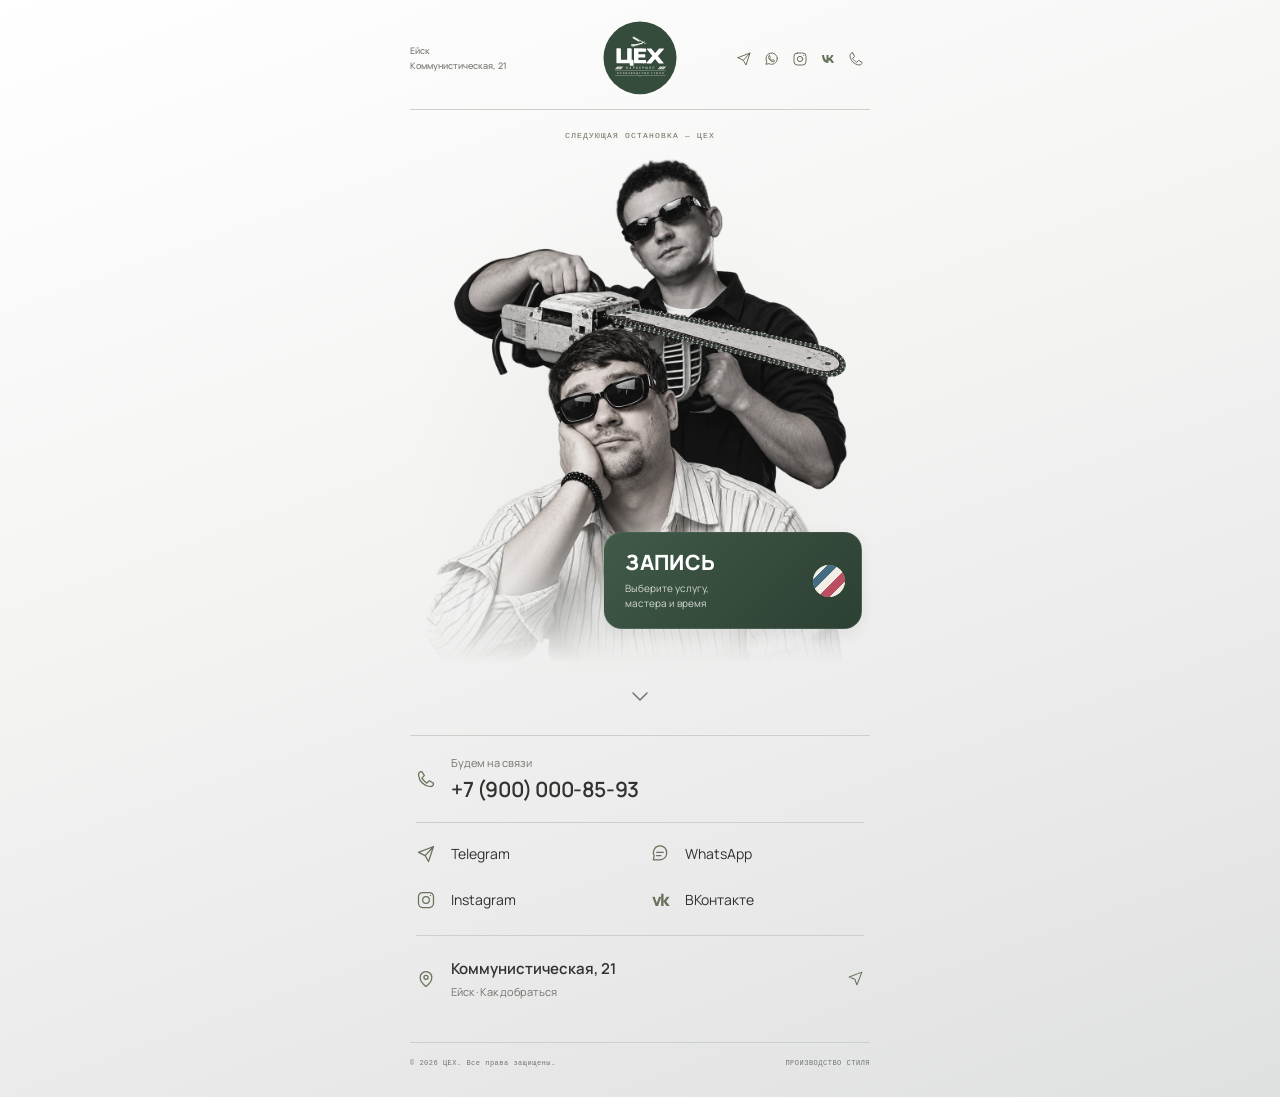
<file: index.html>
<!doctype html>
<html lang="ru">
<head>
  <meta charset="utf-8">
  <meta name="viewport" content="width=device-width, initial-scale=1, viewport-fit=cover">
  <meta name="theme-color" content="#ffffff">
  <meta name="description" content="ЦЕХ — барбершоп в Ейске. Запись, контакты и маршрут: Коммунистическая, 21.">
  <title>ЦЕХ — барбершоп в Ейске</title>
  <link rel="manifest" href="manifest.webmanifest">
  <link rel="apple-touch-icon" href="assets/app-icon-192.png">
  <meta name="apple-mobile-web-app-capable" content="yes">
  <meta name="apple-mobile-web-app-title" content="ЦЕХ">
  <link rel="icon" href="favicon.svg?v=pole-2" type="image/svg+xml">
  <link rel="stylesheet" href="style.css?v=white-booking-restored-1">
  <link rel="preload" href="assets/fonts/Manrope-Variable.ttf" as="font" type="font/ttf" crossorigin>
  <link rel="stylesheet" href="booking-modern.css?v=9">
</head>
<body class="photo-booking-round">
  <svg class="icons" xmlns="http://www.w3.org/2000/svg" aria-hidden="true"><defs>
    <filter id="logo-olive" color-interpolation-filters="sRGB"><feComponentTransfer><feFuncR type="linear" slope="0.7451" intercept="0.2549"/><feFuncG type="linear" slope="0.6980" intercept="0.3020"/><feFuncB type="linear" slope="0.7843" intercept="0.2157"/></feComponentTransfer></filter>
    <symbol id="navigation" viewBox="0 0 24 24"><path d="m21 3-7 18-3-8-8-3 18-7Z"/></symbol>
    <symbol id="arrow" viewBox="0 0 24 24"><path d="M5 19 19 5M5 5h14v14"/></symbol>
    <symbol id="phone" viewBox="0 0 24 24"><path d="m7 3 3 5-3 3c2 3 3 4 6 6l3-3 5 3c0 3-2 4-4 4C9 20 4 15 3 7c0-2 1-4 4-4Z"/></symbol>
    <symbol id="chat" viewBox="0 0 24 24"><path d="M20 11a8 8 0 0 1-8 8H4l1-5a8 8 0 1 1 15-3Z"/><path d="M8 10h8M8 14h5"/></symbol>
    <symbol id="send" viewBox="0 0 24 24"><path d="m3 10 18-7-6 18-4-7-8-4ZM11 14l10-11"/></symbol>
    <symbol id="pin" viewBox="0 0 24 24"><path d="M19 10c0 6-7 11-7 11S5 16 5 10a7 7 0 1 1 14 0Z"/><circle cx="12" cy="10" r="2.5"/></symbol>
    <symbol id="instagram" viewBox="0 0 24 24"><rect x="3" y="3" width="18" height="18" rx="5"/><circle cx="12" cy="12" r="4"/><path d="M17.5 6.5h.01"/></symbol>
    <symbol id="whatsapp" viewBox="0 0 24 24"><path d="M20 11.5a8.5 8.5 0 0 1-12.6 7.4L3 20l1.1-4.4A8.5 8.5 0 1 1 20 11.5Z"/><path d="m8.1 7 1.5 2.8-1.1 1c.8 1.6 1.8 2.6 3.5 3.4l1-1.2 2.8 1.5c-.1 1.2-.8 1.8-1.8 1.7-3.7-.5-6.4-3.2-7.2-6.8C6.6 8.3 7.1 7.6 8.1 7Z"/></symbol>
    <symbol id="vk" viewBox="0 0 24 24"><path d="M3 6h3c.3 4 1.8 6.9 3.7 7.8V6h3v4.5c1.9-.2 3.8-2.4 4.4-4.5h3c-.5 2.6-2.6 4.8-4 5.7 1.5.8 3.9 3 4.8 6.3h-3.3c-.8-2.2-2.6-4-4.9-4.3V18h-.5C6.4 18 3.5 13.9 3 6Z" fill="currentColor" stroke="none"/></symbol>
  </defs></svg>
  <main class="page">
    <header class="brand">
      <div class="eyebrow">
        <a class="header-address" href="https://yandex.ru/maps/?rtext=~46.692211%2C38.287213&amp;rtt=auto" target="_blank" rel="noopener noreferrer" aria-label="Как добраться: Ейск, Коммунистическая, 21"><span>Ейск</span><span>Коммунистическая, 21</span></a>
        <div class="hero-brand"><h1><img src="assets/logo-enamel-badge.svg?v=9" width="360" height="366" alt="ЦЕХ — барбершоп. Производство стиля"></h1></div>
        <nav class="header-links" aria-label="Быстрая связь">
          <a href="https://t.me/+79000008593" aria-label="Telegram" title="Telegram"><svg aria-hidden="true"><use href="#send"/></svg></a>
          <a href="https://wa.me/79000008593" aria-label="WhatsApp" title="WhatsApp"><svg aria-hidden="true"><use href="#whatsapp"/></svg></a>
          <a href="https://www.instagram.com/ceh_barbershop/" target="_blank" rel="noopener noreferrer" aria-label="Instagram" title="Instagram"><svg aria-hidden="true"><use href="#instagram"/></svg></a>
          <a href="https://vk.ru/d1128120064" target="_blank" rel="noopener noreferrer" aria-label="ВКонтакте" title="ВКонтакте"><svg aria-hidden="true"><use href="#vk"/></svg></a>
          <a href="tel:+79000008593" aria-label="Позвонить" title="Позвонить"><svg aria-hidden="true"><use href="#phone"/></svg></a>
        </nav>
      </div>
      <small class="station-board" aria-label="СЛЕДУЮЩАЯ ОСТАНОВКА — ЦЕХ"><span aria-hidden="true">СЛЕДУЮЩАЯ ОСТАНОВКА — ЦЕХ</span></small>
      <div class="portrait-panel">
        <div class="editorial-portrait" aria-hidden="true"><div class="portrait-motion"><img src="assets/hero-portrait-front-v2.webp" width="1254" height="1254" alt="" decoding="async">
          <svg class="saw-chain-overlay" viewBox="0 0 1254 1254" focusable="false"><defs><path id="saw-chain-track" pathLength="1200" d="M 623 388 L 1092 482 C 1122 490 1149 507 1146 529 C 1142 548 1119 553 1091 546 L 585 419 Q 568 408 584 400 Z"/><clipPath id="saw-chain-visible"><path d="M610 368 1170 468 1170 570 682 461 580 428 580 408Z"/></clipPath></defs><g clip-path="url(#saw-chain-visible)"><use class="saw-chain-bed" href="#saw-chain-track"/><use class="saw-chain-teeth" href="#saw-chain-track"/><use class="saw-chain-links" href="#saw-chain-track"/></g></svg>
        </div></div>
      <a class="booking booking--modern" href="https://dikidi.net/record?widget=220108" data-record-options="start=1">
        <span><strong>ЗАПИСЬ</strong><span class="booking-caption"><span>Выберите услугу,</span><span>мастера и время</span></span></span>
        <span class="booking-direction booking-pole" aria-hidden="true"><span class="booking-pole-glass"><span class="booking-pole-ribbon"></span></span></span>
      </a>
      </div>
    </header>
    <div class="content-grid">
    <section class="actions" aria-label="Запись и связь">


      <a class="scroll-cue" href="#contacts" aria-label="Прокрутить к контактам">
        <svg viewBox="0 0 24 24" aria-hidden="true"><path d="m5 9 7 7 7-7"/></svg>
      </a>
      <section class="contact-links" id="contacts" aria-label="Контакты и адрес">
        <a class="contact-phone" href="tel:+79000008593" aria-label="Позвонить: +7 (900) 000-85-93">
          <svg aria-hidden="true"><use href="#phone"/></svg>
          <span><small>Будем на связи</small><strong>+7 (900) 000-85-93</strong></span>
        </a>
        <nav class="contact-socials" aria-label="Мессенджеры и социальные сети">
          <a href="https://t.me/+79000008593"><svg aria-hidden="true"><use href="#send"/></svg>Telegram</a>
          <a href="https://wa.me/79000008593"><svg aria-hidden="true"><use href="#chat"/></svg>WhatsApp</a>
          <a href="https://www.instagram.com/ceh_barbershop/" target="_blank" rel="noopener noreferrer"><svg aria-hidden="true"><use href="#instagram"/></svg>Instagram</a>
          <a href="https://vk.ru/d1128120064" target="_blank" rel="noopener noreferrer"><span class="contact-vk" aria-hidden="true">vk</span>ВКонтакте</a>
        </nav>
        <a class="contact-address" href="https://yandex.ru/maps/?rtext=~46.692211%2C38.287213&amp;rtt=auto" target="_blank" rel="noopener noreferrer" aria-label="Построить маршрут: Ейск, Коммунистическая, 21">
          <svg aria-hidden="true"><use href="#pin"/></svg>
          <span><strong>Коммунистическая, 21</strong><small>Ейск · Как добраться</small></span>
          <svg class="contact-direction" aria-hidden="true"><use href="#navigation"/></svg>
        </a>
        <aside id="install-card" class="install-card" aria-label="ЦЕХ на главном экране" hidden>
          <button id="install-action" type="button"><svg viewBox="0 0 24 24" aria-hidden="true"><rect x="6" y="2" width="12" height="20" rx="2"/><path d="M9 11h6M12 8v6M11 19h2"/></svg><span>Добавить на главный экран</span></button>
          <p id="install-help" hidden></p>
          <button id="install-dismiss" class="install-dismiss" type="button" aria-label="Скрыть предложение"><svg viewBox="0 0 24 24" aria-hidden="true"><path d="m6 6 12 12M18 6 6 18"/></svg></button>
        </aside>
      </section>
    </section>
    </div>
    <footer><span>© 2026 ЦЕХ. Все права защищены.</span><span>ПРОИЗВОДСТВО СТИЛЯ</span></footer>
  </main>
  <script src="https://dikidi.net/assets/js/widget_record/widget2.min.js?v=1773811740" async></script>
  <script src="booking-widget.js?v=1" defer></script>
  <script src="portrait-intro.js?v=1" defer></script>
  <script src="station-board.js?v=2" defer></script>
  <script src="app-install.js?v=2" defer></script>
</body>
</html>
</file>
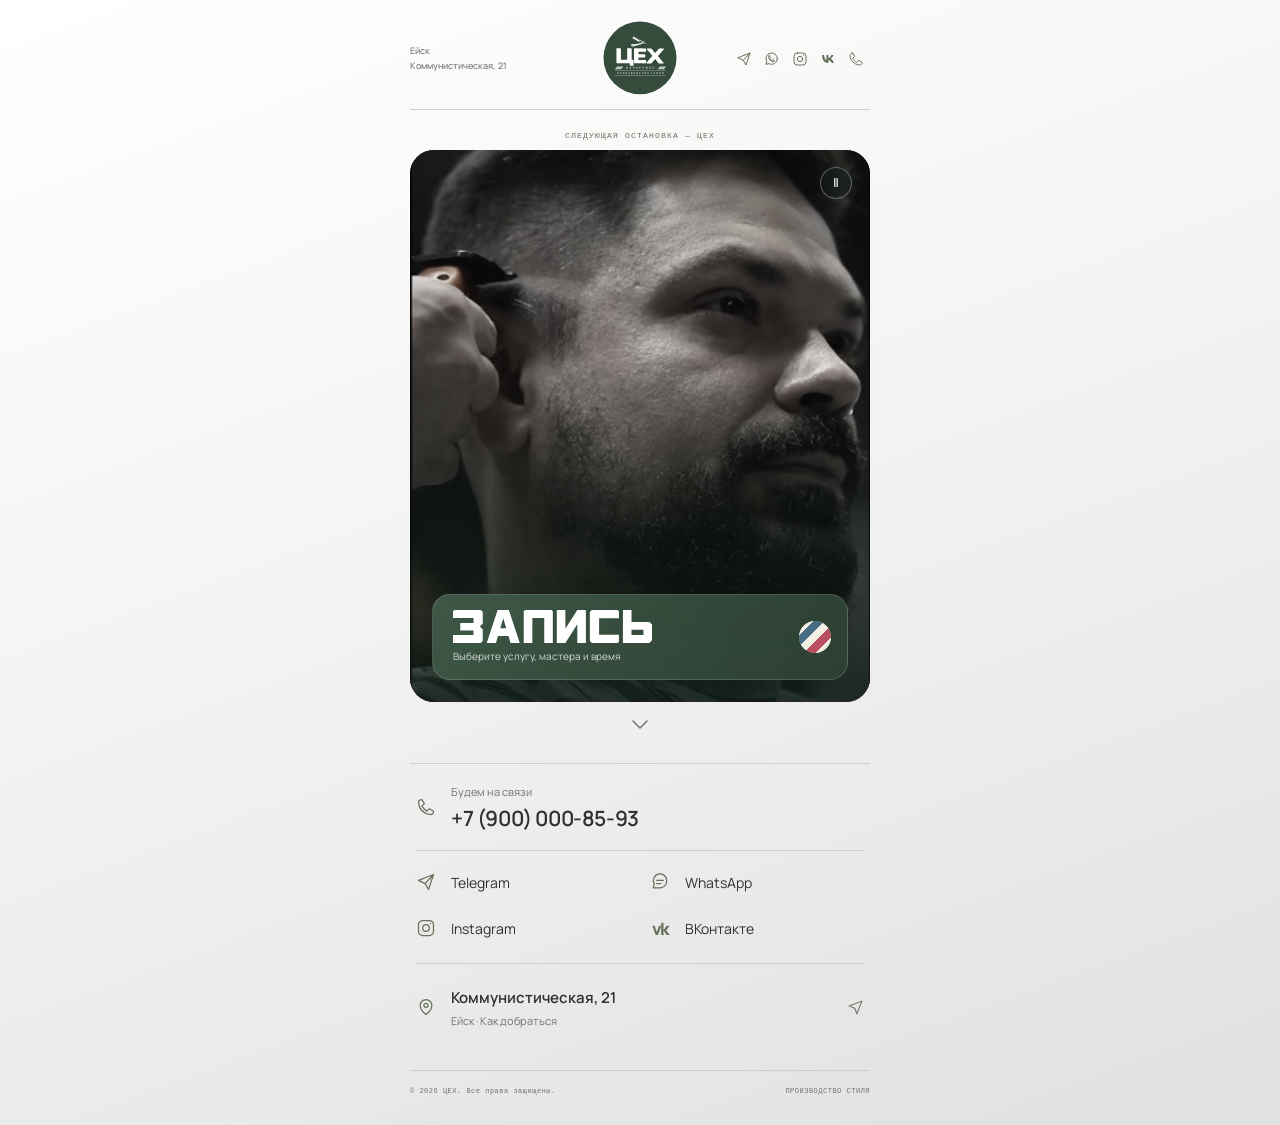
<file: video-preview.html>
<!doctype html>
<html lang="ru">
<head>
  <meta charset="utf-8">
  <meta name="viewport" content="width=device-width, initial-scale=1, viewport-fit=cover">
  <meta name="theme-color" content="#ffffff">
  <meta name="description" content="ЦЕХ — барбершоп в Ейске. Запись, контакты и маршрут: Коммунистическая, 21.">
  <title>ЦЕХ — барбершоп в Ейске</title>
  <link rel="manifest" href="manifest.webmanifest">
  <link rel="apple-touch-icon" href="assets/app-icon-192.png">
  <meta name="apple-mobile-web-app-capable" content="yes">
  <meta name="apple-mobile-web-app-title" content="ЦЕХ">
  <link rel="icon" href="favicon.svg?v=pole-2" type="image/svg+xml">
  <link rel="stylesheet" href="style.css?v=white-booking-restored-1">
  <link rel="preload" href="assets/fonts/Manrope-Variable.ttf" as="font" type="font/ttf" crossorigin>
  <link rel="stylesheet" href="booking-modern.css?v=13">
  <link rel="stylesheet" href="assets/video-preview/video-preview.css?v=3">
</head>
<body class="photo-booking-round video-study">
  <svg class="icons" xmlns="http://www.w3.org/2000/svg" aria-hidden="true"><defs>
    <filter id="logo-olive" color-interpolation-filters="sRGB"><feComponentTransfer><feFuncR type="linear" slope="0.7451" intercept="0.2549"/><feFuncG type="linear" slope="0.6980" intercept="0.3020"/><feFuncB type="linear" slope="0.7843" intercept="0.2157"/></feComponentTransfer></filter>
    <symbol id="navigation" viewBox="0 0 24 24"><path d="m21 3-7 18-3-8-8-3 18-7Z"/></symbol>
    <symbol id="arrow" viewBox="0 0 24 24"><path d="M5 19 19 5M5 5h14v14"/></symbol>
    <symbol id="phone" viewBox="0 0 24 24"><path d="m7 3 3 5-3 3c2 3 3 4 6 6l3-3 5 3c0 3-2 4-4 4C9 20 4 15 3 7c0-2 1-4 4-4Z"/></symbol>
    <symbol id="chat" viewBox="0 0 24 24"><path d="M20 11a8 8 0 0 1-8 8H4l1-5a8 8 0 1 1 15-3Z"/><path d="M8 10h8M8 14h5"/></symbol>
    <symbol id="send" viewBox="0 0 24 24"><path d="m3 10 18-7-6 18-4-7-8-4ZM11 14l10-11"/></symbol>
    <symbol id="pin" viewBox="0 0 24 24"><path d="M19 10c0 6-7 11-7 11S5 16 5 10a7 7 0 1 1 14 0Z"/><circle cx="12" cy="10" r="2.5"/></symbol>
    <symbol id="instagram" viewBox="0 0 24 24"><rect x="3" y="3" width="18" height="18" rx="5"/><circle cx="12" cy="12" r="4"/><path d="M17.5 6.5h.01"/></symbol>
    <symbol id="whatsapp" viewBox="0 0 24 24"><path d="M20 11.5a8.5 8.5 0 0 1-12.6 7.4L3 20l1.1-4.4A8.5 8.5 0 1 1 20 11.5Z"/><path d="m8.1 7 1.5 2.8-1.1 1c.8 1.6 1.8 2.6 3.5 3.4l1-1.2 2.8 1.5c-.1 1.2-.8 1.8-1.8 1.7-3.7-.5-6.4-3.2-7.2-6.8C6.6 8.3 7.1 7.6 8.1 7Z"/></symbol>
    <symbol id="vk" viewBox="0 0 24 24"><path d="M3 6h3c.3 4 1.8 6.9 3.7 7.8V6h3v4.5c1.9-.2 3.8-2.4 4.4-4.5h3c-.5 2.6-2.6 4.8-4 5.7 1.5.8 3.9 3 4.8 6.3h-3.3c-.8-2.2-2.6-4-4.9-4.3V18h-.5C6.4 18 3.5 13.9 3 6Z" fill="currentColor" stroke="none"/></symbol>
  </defs></svg>
  <main class="page">
    <header class="brand">
      <div class="eyebrow">
        <a class="header-address" href="https://yandex.ru/maps/?rtext=~46.692211%2C38.287213&amp;rtt=auto" target="_blank" rel="noopener noreferrer" aria-label="Как добраться: Ейск, Коммунистическая, 21"><span>Ейск</span><span>Коммунистическая, 21</span></a>
        <div class="hero-brand"><h1><img src="assets/logo-enamel-badge.svg?v=9" width="360" height="366" alt="ЦЕХ — барбершоп. Производство стиля"></h1></div>
        <nav class="header-links" aria-label="Быстрая связь">
          <a href="https://t.me/+79000008593" aria-label="Telegram" title="Telegram"><svg aria-hidden="true"><use href="#send"/></svg></a>
          <a href="https://wa.me/79000008593" aria-label="WhatsApp" title="WhatsApp"><svg aria-hidden="true"><use href="#whatsapp"/></svg></a>
          <a href="https://www.instagram.com/ceh_barbershop/" target="_blank" rel="noopener noreferrer" aria-label="Instagram" title="Instagram"><svg aria-hidden="true"><use href="#instagram"/></svg></a>
          <a href="https://vk.ru/d1128120064" target="_blank" rel="noopener noreferrer" aria-label="ВКонтакте" title="ВКонтакте"><svg aria-hidden="true"><use href="#vk"/></svg></a>
          <a href="tel:+79000008593" aria-label="Позвонить" title="Позвонить"><svg aria-hidden="true"><use href="#phone"/></svg></a>
        </nav>
      </div>
      <small class="station-board" aria-label="СЛЕДУЮЩАЯ ОСТАНОВКА — ЦЕХ"><span aria-hidden="true">СЛЕДУЮЩАЯ ОСТАНОВКА — ЦЕХ</span></small>
      <div class="portrait-panel">
        <div class="process-film">
          <video id="process-video" muted loop playsinline preload="metadata" poster="assets/video-preview/8193-1.jpg" aria-label="Работа мастеров в ЦЕХе">
            <source src="assets/video-preview/ceh-process.mp4" type="video/mp4">
          </video>
          <button class="film-toggle" type="button" aria-label="Включить видео">▶</button>
        </div>
      <a class="booking booking--modern" href="https://dikidi.net/record?widget=220108" data-record-options="start=1">
        <span><strong><img class="booking-wordmark" src="assets/booking-wordmark.svg" width="602" height="100" alt="ЗАПИСЬ"></strong><span class="booking-caption">Выберите услугу, мастера и время</span></span>
        <span class="booking-direction booking-pole" aria-hidden="true"><span class="booking-pole-glass"><span class="booking-pole-ribbon"></span></span><svg class="booking-pole-check" viewBox="0 0 24 24"><path d="m5 12 4.5 4.5L19 7"/></svg></span>
      </a>
      </div>
    </header>
    <div class="content-grid">
    <section class="actions" aria-label="Запись и связь">


      <a class="scroll-cue" href="#contacts" aria-label="Прокрутить к контактам">
        <svg viewBox="0 0 24 24" aria-hidden="true"><path d="m5 9 7 7 7-7"/></svg>
      </a>
      <section class="contact-links" id="contacts" aria-label="Контакты и адрес">
        <a class="contact-phone" href="tel:+79000008593" aria-label="Позвонить: +7 (900) 000-85-93">
          <svg aria-hidden="true"><use href="#phone"/></svg>
          <span><small>Будем на связи</small><strong>+7 (900) 000-85-93</strong></span>
        </a>
        <nav class="contact-socials" aria-label="Мессенджеры и социальные сети">
          <a href="https://t.me/+79000008593"><svg aria-hidden="true"><use href="#send"/></svg>Telegram</a>
          <a href="https://wa.me/79000008593"><svg aria-hidden="true"><use href="#chat"/></svg>WhatsApp</a>
          <a href="https://www.instagram.com/ceh_barbershop/" target="_blank" rel="noopener noreferrer"><svg aria-hidden="true"><use href="#instagram"/></svg>Instagram</a>
          <a href="https://vk.ru/d1128120064" target="_blank" rel="noopener noreferrer"><span class="contact-vk" aria-hidden="true">vk</span>ВКонтакте</a>
        </nav>
        <a class="contact-address" href="https://yandex.ru/maps/?rtext=~46.692211%2C38.287213&amp;rtt=auto" target="_blank" rel="noopener noreferrer" aria-label="Построить маршрут: Ейск, Коммунистическая, 21">
          <svg aria-hidden="true"><use href="#pin"/></svg>
          <span><strong>Коммунистическая, 21</strong><small>Ейск · Как добраться</small></span>
          <svg class="contact-direction" aria-hidden="true"><use href="#navigation"/></svg>
        </a>
        <aside id="install-card" class="install-card" aria-label="ЦЕХ на главном экране" hidden>
          <button id="install-action" type="button"><svg viewBox="0 0 24 24" aria-hidden="true"><rect x="6" y="2" width="12" height="20" rx="2"/><path d="M9 11h6M12 8v6M11 19h2"/></svg><span>Добавить на главный экран</span></button>
          <p id="install-help" hidden></p>
          <button id="install-dismiss" class="install-dismiss" type="button" aria-label="Скрыть предложение"><svg viewBox="0 0 24 24" aria-hidden="true"><path d="m6 6 12 12M18 6 6 18"/></svg></button>
        </aside>
      </section>
    </section>
    </div>
    <footer><span>© 2026 ЦЕХ. Все права защищены.</span><span>ПРОИЗВОДСТВО СТИЛЯ</span></footer>
  </main>
  <script src="https://dikidi.net/assets/js/widget_record/widget2.min.js?v=1773811740" async></script>
  <script src="booking-widget.js?v=1" defer></script>
  <script src="assets/video-preview/video-preview.js" defer></script>
  <script src="station-board.js?v=2" defer></script>
  <script src="app-install.js?v=2" defer></script>
</body>
</html>
</file>
<file: style.css>
:root{color-scheme:dark;--bg:#141414;--surface:#1c1d1a;--text:#f3f0df;--muted:#a8aa9e;--accent:#fff2a8;--line:#363830;--olive:#525c43}*{box-sizing:border-box}html{scroll-behavior:smooth}body{margin:0;background:var(--bg);color:var(--text);font-family:Arial,Helvetica,sans-serif;-webkit-font-smoothing:antialiased}.icons{position:absolute;width:0;height:0;overflow:hidden}.page{max-width:1040px;margin:auto;padding:30px 40px max(30px,env(safe-area-inset-bottom))}.eyebrow{display:flex;justify-content:space-between;gap:10px;padding:0 0 20px;border-bottom:1px solid var(--line);font:10px monospace;letter-spacing:.8px;color:var(--muted)}.eyebrow span:first-child{color:var(--accent)}.eyebrow i{display:inline-block;width:6px;height:6px;border-radius:50%;background:var(--accent);margin-right:7px}.hero{display:grid;grid-template-columns:1fr 1fr;gap:36px;align-items:center;padding:28px 0 32px}.hero-brand h1{margin:0}.hero-brand img{display:block;width:100%;height:auto}.hero-note{text-align:center;font-size:12px;color:var(--muted);letter-spacing:2px;margin:18px 0 0}.hero-photo{position:relative;overflow:hidden;height:285px;border-radius:3px}.hero-photo>img{width:100%;height:100%;object-fit:cover;object-position:50% 50%}.hero-photo:after{content:"";position:absolute;inset:40% 0 0;background:linear-gradient(transparent,#0009);pointer-events:none}.photo-label{position:absolute;z-index:1;bottom:16px;left:18px;right:18px;display:flex;justify-content:space-between;color:#fff;font:9px monospace;letter-spacing:1.6px}.photo-label span{font-size:20px}.content-grid{display:grid;grid-template-columns:1fr 1fr;gap:36px}.actions{align-self:start}a{color:inherit;text-decoration:none;-webkit-tap-highlight-color:transparent}a:focus-visible,video:focus-visible{outline:3px solid var(--accent);outline-offset:5px}svg{width:24px;height:24px;fill:none;stroke:currentColor;stroke-width:1.6;stroke-linecap:round;stroke-linejoin:round;flex-shrink:0}.booking{display:flex;align-items:center;justify-content:space-between;background:var(--accent);color:#171810;padding:22px 24px;border-radius:3px;transition:background .2s,transform .2s}.booking:hover{background:#ffe781;transform:translateY(-2px)}.booking small{display:block;font:9px monospace;letter-spacing:1px;margin-bottom:11px}.booking strong{display:block;font-size:34px;font-weight:700;letter-spacing:-1.5px}.booking-caption{display:block;font-size:11px;color:#55523b;margin-top:9px}.booking-arrow{width:36px;height:36px;margin-left:8px}.row{display:flex;align-items:center;min-height:76px;gap:15px;padding:13px 4px;border-bottom:1px solid var(--line);transition:background .2s}.call{margin-top:8px}.row-icon{width:40px;height:40px;display:grid;place-items:center;border:1px solid var(--line);border-radius:50%;flex-shrink:0;color:var(--accent)}.row-icon svg{width:20px;height:20px}.row-copy{flex:1;min-width:0}.row strong{display:block;font-size:16px;font-weight:500}.row small{display:block;margin-top:6px;font-size:11px;color:var(--muted)}.row-end{font-size:23px;padding:0 4px;color:var(--muted)}.section-label{font:9px monospace;letter-spacing:1.5px;color:var(--muted);margin:25px 0 12px}.messengers{display:grid;grid-template-columns:1fr 1fr;gap:10px}.messenger{display:flex;align-items:center;gap:9px;border:1px solid var(--line);background:var(--surface);border-radius:3px;min-height:58px;padding:0 14px;font-size:13px}.messenger svg{width:19px;height:19px;color:var(--accent)}.mini-arrow{margin-left:auto;font-size:18px;color:var(--muted)}.messenger:hover,.row:hover{background:#272a22}.socials .row:first-child{border-top:1px solid var(--line)}.vk{font-size:18px;font-weight:900;letter-spacing:-2px;padding-right:2px}.section-heading{display:flex;justify-content:space-between;align-items:center}.section-heading .section-label{margin:0}.stripes{font:bold 22px monospace;letter-spacing:-4px;color:var(--accent)}.atmosphere h2{font-size:30px;line-height:1.05;font-weight:500;letter-spacing:-1.2px;margin:17px 0 22px}.atmosphere h2 span{color:var(--accent)}.media-grid{display:grid;grid-template-columns:1fr 1fr;gap:10px}.film,figure{margin:0;position:relative;min-width:0}.film video,figure img{display:block;width:100%;height:235px;object-fit:cover;border-radius:3px;background:var(--surface)}figure img{object-position:50% 50%}.media-caption,figcaption{display:block;font:8px monospace;letter-spacing:1px;margin:10px 0;color:var(--muted)}.location{margin-top:22px;background:var(--olive);border-radius:3px;padding:21px;color:#f5f2de}.location-top{display:flex;align-items:center;justify-content:space-between}.location-top .section-label{margin:0;color:#e0e2d0}.location-top svg{width:20px;height:20px;color:var(--accent)}.location h2{font-size:23px;font-weight:500;letter-spacing:-.8px;margin:17px 0 8px}.location p{font-size:12px;color:#dee0cf;margin:0}.route{display:flex;align-items:center;justify-content:space-between;margin-top:19px;min-height:48px;padding-top:12px;border-top:1px solid #ffffff35;font-size:13px}.route span{font-size:22px;color:var(--accent)}footer{display:flex;justify-content:space-between;gap:10px;margin-top:36px;border-top:1px solid var(--line);padding-top:19px;font:8px monospace;letter-spacing:1.5px;color:var(--muted)}@media(max-width:700px){.page{max-width:480px;padding:23px 20px 27px}.eyebrow{font-size:8px;letter-spacing:.3px;padding-bottom:16px}.hero{display:block;padding:20px 0}.hero-brand{max-width:330px;margin:auto}.hero-note{display:none}.hero-photo{height:130px;margin-top:17px}.hero-photo>img{object-position:50% 47%}.photo-label{bottom:11px;left:14px;right:14px;font-size:8px}.content-grid{display:block}.booking{padding:21px 22px}.booking strong{font-size:32px}.place-column{margin-top:35px;padding-top:25px;border-top:1px solid var(--line)}.atmosphere h2{font-size:34px}.film video,figure img{height:240px}.location{margin-top:23px}footer{font-size:7px;letter-spacing:1px;margin-top:28px}}@media(max-width:360px){.page{padding-left:16px;padding-right:16px}.eyebrow{font-size:7px}.booking small{font-size:8px}.booking strong{font-size:29px}.booking-caption{font-size:10px}.messenger{padding:0 10px;gap:6px;font-size:12px}.location h2{font-size:20px}.film video,figure img{height:210px}}@media(prefers-reduced-motion:reduce){html{scroll-behavior:auto}*{transition:none!important}}

/* Brand-only composition */
.hero{display:block;padding:25px 0 30px}.hero-brand{max-width:410px;margin:auto}.hero-photo,.atmosphere{display:none}.identity-panel{min-height:286px;border:1px solid var(--line);padding:24px;position:relative;overflow:hidden;display:flex;flex-direction:column;justify-content:space-between}.identity-panel .section-label{margin:0}.identity-panel p{font-size:48px;line-height:1;letter-spacing:-2px;font-weight:500;margin:35px 0 0;position:relative}.identity-panel p span{color:var(--accent)}.identity-stripes{position:absolute;right:20px;top:36px;width:125px;height:58px;transform:skewX(-35deg);background:repeating-linear-gradient(90deg,var(--accent) 0,var(--accent) 9px,transparent 9px,transparent 18px);opacity:.8}.place-column .location{margin-top:16px}@media(max-width:700px){.hero{padding:18px 0 24px}.hero-brand{max-width:330px}.identity-panel{display:none}.place-column{margin-top:25px;border:0;padding-top:0}.place-column .location{margin-top:0}}

.row-end{width:25px;height:25px;padding:2px;stroke-width:1.4}.messenger .mini-arrow{width:19px;height:19px;margin-left:auto;color:var(--muted);stroke-width:1.4}.route-arrow{width:23px;height:23px;color:var(--accent)}.hero-brand{animation:brand-arrive .65s ease-out both}.actions{animation:brand-arrive .65s .12s ease-out both}@keyframes brand-arrive{from{opacity:0;transform:translateY(8px)}to{opacity:1;transform:translateY(0)}}@media(prefers-reduced-motion:reduce){.hero-brand,.actions{animation:none}}

/* Light interior palette: sage walls, warm wood and charcoal metal. */
:root{color-scheme:light;--bg:#eff0ee;--surface:#ffffff;--text:#2f322e;--muted:#71766d;--accent:#68715b;--line:#cbd0c7;--olive:#68715b}
body{background:radial-gradient(ellipse at 70% 0%,#ffffff 0,transparent 55%),var(--bg)}
.hero-brand{mix-blend-mode:normal}.hero-brand img{filter:none}
.eyebrow i{box-shadow:0 0 0 4px #68715b10}
.booking{background:var(--olive);color:#faf7ed;border:1px solid #505a46;box-shadow:0 6px 24px #68715b15}
.booking:hover{background:#505a46}.booking-caption{color:#e7e8dc}
.booking-arrow{color:#faf7ed}
.row-icon{background:#ffffff60}
.messenger{background:#ffffff;border-color:#cbd0c7;color:var(--text)}
.messenger:hover,.row:hover{background:#e4e7e0}
.row-end,.messenger .mini-arrow{color:var(--accent)}
.identity-panel{background:#e4e7e0;border-color:#cbd0c7}
.identity-stripes{opacity:.22}
.location{background:#e4e7e0;color:var(--text);border:1px solid #cbd0c7;box-shadow:inset 3px 0 #9ba68c}
.location p,.location-top .section-label{color:#71766d}
.route{border-color:#cbd0c7}
a:focus-visible{outline-color:#68715b}

/* Soft directional light and tactile controls. */
.booking{background:linear-gradient(135deg,#647153 0%,#68715b 48%,#505a46 100%);border-color:#47543c;border-radius:8px;box-shadow:inset 0 1px 0 #ffffff35,inset 0 -1px 0 #26301d40,0 3px 0 #36422e,0 9px 20px #4d574620;transition:transform .18s,box-shadow .18s}
.booking:hover{background:linear-gradient(135deg,#6a7858,#56644a 48%,#46533b);box-shadow:inset 0 1px 0 #ffffff40,0 3px 0 #36422e,0 12px 24px #4d574628}
.booking:active{transform:translateY(2px);box-shadow:inset 0 1px 3px #26301d35,0 1px 0 #36422e,0 4px 10px #4d574618}
.messenger{background:linear-gradient(145deg,#faf8ef,#eef1eb);border-radius:6px;box-shadow:inset 0 1px 0 #ffffffb0,0 2px 0 #bfc6b980,0 5px 12px #4d57460b;transition:transform .18s,box-shadow .18s}
.messenger:hover{background:linear-gradient(145deg,#ffffff,#e9ede5)}
.messenger:active{transform:translateY(1px);box-shadow:inset 0 1px 3px #4d574614,0 1px 0 #bfc6b980}
.row-icon{background:linear-gradient(145deg,#faf8ef90,#e4e7e070);box-shadow:inset 0 1px 0 #ffffff80}

.hero-brand img{transform-origin:50% 50%;transition:transform .4s cubic-bezier(.2,.65,.3,1)}
@media(hover:hover) and (pointer:fine){.hero-brand:hover img{transform:scale(1.035)}}
@media(prefers-reduced-motion:reduce){.hero-brand:hover img{transform:none}}

/* Give the logo more balanced space above the action blocks. */
.hero{padding-bottom:44px}
@media(max-width:700px){.hero{padding-bottom:38px}}

/* An occasional light sweep draws attention to booking. */
.booking{position:relative;overflow:hidden;isolation:isolate}
.booking:before{content:"";position:absolute;inset:-80% -60%;pointer-events:none;background:linear-gradient(110deg,transparent 42%,#fff9df05 45%,#fff9df30 50%,#fff9df05 55%,transparent 58%);transform:translateX(-65%);animation:booking-sheen 7s ease-in-out infinite}
.booking>span,.booking>.booking-arrow{position:relative;z-index:1}
@keyframes booking-sheen{0%,65%{transform:translateX(-65%);opacity:0}68%{opacity:1}88%{transform:translateX(65%);opacity:1}92%,100%{transform:translateX(65%);opacity:0}}
@media(prefers-reduced-motion:reduce){.booking:before{animation:none;display:none}}

/* Matte printed paper sleeve with a straight folded edge. */
.booking>span:first-child{position:relative;z-index:2}
.booking>.barber-pole{position:absolute;z-index:0;inset:0 auto 0 0;display:block;width:27%;height:100%;margin:0;overflow:hidden;border:0;border-radius:0;box-shadow:none;pointer-events:none;background:#eff1eb}
.barber-pole>span{position:absolute;inset:-100px 0;background:repeating-linear-gradient(135deg,#f7f8f5 0 14px,#a83e60 14px 28px,#f7f8f5 28px 42px,#46647a 42px 56px);background-repeat:no-repeat;opacity:.8;will-change:transform;animation:pole-roll 3.2s linear infinite}
.barber-pole:before{content:"";position:absolute;z-index:2;right:0;top:0;bottom:0;width:7px;background:#dce1d7;border-left:1px solid #fff8;box-shadow:-3px 0 6px #352d252c;pointer-events:none}
.barber-pole:after{content:"";position:absolute;z-index:3;inset:0;opacity:.16;background-image:url("data:image/svg+xml,%3Csvg xmlns='http://www.w3.org/2000/svg' width='80' height='80'%3E%3Cfilter id='n'%3E%3CfeTurbulence type='fractalNoise' baseFrequency='.8' numOctaves='3' stitchTiles='stitch'/%3E%3C/filter%3E%3Cpath fill='%2384745e' filter='url(%23n)' opacity='.4' d='M0 0h80v80H0z'/%3E%3C/svg%3E");pointer-events:none}
.booking,.booking:hover{background:#68715b}

.booking:before{display:none}
@keyframes pole-roll{from{transform:translate3d(0,0,0)}to{transform:translate3d(0,79.195959px,0)}}
@media(prefers-reduced-motion:reduce){.barber-pole>span{animation:none}}


.install-card[hidden],.install-card [hidden]{display:none!important}
.install-card{display:flex;align-items:center;gap:14px;position:relative;margin-top:28px;padding:20px 44px 20px 18px;background:linear-gradient(135deg,#f9faf8,#e6e9e3);border:1px solid var(--line);border-radius:8px}
.install-card>img{border-radius:10px;flex-shrink:0}.install-copy{flex:1}.install-copy strong{font-size:15px}.install-copy p{font-size:12px;line-height:1.5;color:var(--muted);margin:6px 0 0}
.install-card button{font:inherit;cursor:pointer;border:1px solid #505a46;border-radius:5px;background:var(--olive);color:#faf7ed;padding:10px 12px;font-size:12px}
.install-card .install-dismiss{position:absolute;right:5px;top:5px;border:0;background:transparent;color:var(--muted);padding:6px}.install-dismiss svg{width:18px;height:18px}
button:focus-visible{outline:3px solid var(--accent);outline-offset:3px}
@media(max-width:700px){.install-card{flex-wrap:wrap;gap:12px}.install-copy{flex-basis:calc(100% - 65px)}.install-card #install-action{margin-left:60px}}

/* Sculpted keycap with a pronounced rim. */
.booking{min-height:140px;margin-bottom:7px;padding:31px 34px 24px;border:1px solid #4c5544;border-radius:13px;background:#68715b;box-shadow:inset 0 2px 0 #bec7b480,inset 0 7px 0 #929d84,inset 7px 0 0 #818e73,inset -7px 0 0 #56624a,inset 0 -10px 0 #48553e,0 6px 0 #394432,0 10px 0 1px #39443218,0 14px 20px #39403626;transition:transform .16s,box-shadow .16s}
.booking:after{content:"";position:absolute;z-index:1;inset:7px 7px 10px;border:1px solid #c6cebd35;border-radius:7px;pointer-events:none;box-shadow:inset 0 1px 0 #c6cebd30}
.booking>span:first-child{position:relative;z-index:2;min-width:0;width:100%;text-align:center}
.booking:hover{background:#68715b;transform:translateY(-1px);box-shadow:inset 0 2px 0 #bec7b480,inset 0 7px 0 #929d84,inset 7px 0 0 #818e73,inset -7px 0 0 #56624a,inset 0 -10px 0 #48553e,0 7px 0 #394432,0 15px 22px #39403630}
.booking:active{transform:translateY(4px);box-shadow:inset 0 2px 0 #bec7b460,inset 0 7px 0 #89967c,inset 7px 0 0 #77856a,inset -7px 0 0 #56624a,inset 0 -10px 0 #48553e,0 2px 0 #394432,0 6px 10px #39403625}
.booking strong{font-family:"Arial Black","Helvetica Neue",Arial,sans-serif;font-size:30px;font-weight:900;letter-spacing:0px;line-height:1.2;-webkit-text-stroke:.55px currentColor;color:#fafbf8;text-shadow:0 -1px 0 #35402e,0 -2px 2px #30392b85,0 1px 0 #ffffff45}
.booking:active strong{text-shadow:0 -1px 0 #30392b,0 -2px 3px #30392ba0,0 1px 0 #ffffff35}
.booking small{line-height:1.5;color:#f0f4cc;font-family:monospace;letter-spacing:1.3px;text-shadow:0 0 2px #f4ffc980,0 0 7px #e4f3a755,0 0 14px #dce9a12b}
.booking-caption{line-height:1.5;font-family:monospace;font-size:10px;letter-spacing:.6px;color:#dce1d5;animation:caption-glow 2.8s ease-in-out infinite}
@keyframes caption-glow{0%,100%{opacity:.75;color:#dce1d5;text-shadow:0 0 3px #edf2e720}50%{opacity:.4;color:#c5cdbd;text-shadow:none}}
.booking>.barber-pole{inset:8px auto 11px 8px;height:auto;width:10px;border-radius:3px}
.booking>.barber-pole-right{left:auto;right:8px}
.barber-pole:before{width:1px;box-shadow:1px 0 3px #352d2520}
.barber-pole-right:before{right:auto;left:0;border-left:0;border-right:1px solid #fff8;box-shadow:-1px 0 3px #352d2520}
@media(max-width:700px){.booking{padding:31px 30px 23px}.booking strong{font-size:28px}}
@media(max-width:360px){.booking{padding-left:26px;padding-right:26px}.booking>.barber-pole{width:8px}.booking strong{font-size:24px;letter-spacing:.2px}.booking small{font-size:8px;letter-spacing:.7px}}
@media(prefers-reduced-motion:reduce){.booking-caption{animation:none;opacity:.75;color:#dce1d5}}

/* Station display sits above the booking key. */
.station-board{display:block;margin:0 0 15px;text-align:center;font:9px/1.5 monospace;letter-spacing:1.3px;color:var(--olive);text-shadow:0 0 7px #68715b18}
@media(max-width:360px){.station-board{font-size:8px;letter-spacing:.7px}}

/* Neutral gray, white and muted olive with a small raspberry accent. */
.hero-brand img{filter:saturate(.48) contrast(.82) brightness(1.08)}
.station-board{color:#68715b}

.eyebrow i{background:#a83e60;box-shadow:0 0 0 4px #a83e600c}

/* Charcoal concrete controls against a white-to-gray background. */
:root{--bg:#e6e7e7;--surface:#fff;--line:#cbd0cb}
body{background:linear-gradient(160deg,#fff 0%,#f4f4f3 42%,#dfe1e0 100%);min-height:100vh}
.booking,.booking:hover,.route,.route:hover,.install-card #install-action{background-color:#4f5251;background-image:url("assets/concrete-grain.svg"),linear-gradient(135deg,#606461,#444746);background-size:180px 180px,100% 100%;color:#f6f7f5;border-color:#383d39}
.booking{box-shadow:inset 0 2px 0 #c7cdc580,inset 0 7px 0 #858989,inset 7px 0 0 #717676,inset -7px 0 0 #414646,inset 0 -10px 0 #343a3a,0 6px 0 #292e2e,0 10px 0 1px #292e2e18,0 14px 20px #252b2526}
.booking:hover{box-shadow:inset 0 2px 0 #d0d3ce80,inset 0 7px 0 #898d8d,inset 7px 0 0 #747979,inset -7px 0 0 #414646,inset 0 -10px 0 #343a3a,0 7px 0 #292e2e,0 15px 22px #252b2530}
.booking:active{box-shadow:inset 0 2px 0 #c7cdc560,inset 0 7px 0 #798080,inset 7px 0 0 #687171,inset -7px 0 0 #414646,inset 0 -10px 0 #343a3a,0 2px 0 #292e2e,0 6px 10px #252b2525}
.booking:after{border-color:#d8ddd535;box-shadow:inset 0 1px 0 #d8ddd530}
.booking strong{color:#fafbf9;text-shadow:0 -1px 0 #272c27,0 -2px 2px #20252085,0 1px 0 #ffffff45}
.booking-caption{color:#d9ddd6}
@keyframes caption-glow{0%,100%{opacity:.75;color:#d9ddd6;text-shadow:0 0 3px #eff4ec20}50%{opacity:.4;color:#c1c8bb;text-shadow:none}}
.route{box-shadow:inset 0 1px 0 #ffffff40,inset 0 -1px 0 #22282270,0 2px 0 #303730,0 5px 12px #252b2518;transition:transform .18s,box-shadow .18s}
.route-arrow{color:#e0e7d7}
.route:active{transform:translateY(1px);box-shadow:inset 0 1px 3px #1c221c50,0 1px 0 #303730}
.route{padding:14px 16px;border:1px solid #383d39;border-radius:6px}
.install-card #install-action{box-shadow:inset 0 1px 0 #ffffff30,0 2px 0 #303730}

/* Woven barber ribbons set into narrow recesses in the concrete face. */
.booking>.barber-pole{inset:16px auto 20px 11px;width:10px;border-radius:2px;background:#303431;box-shadow:0 0 0 1px #262b2980,1px 0 0 #ffffff20;isolation:isolate}
.booking>.barber-pole-right{left:auto;right:11px;box-shadow:0 0 0 1px #262b2980,-1px 0 0 #ffffff18}
.booking .barber-pole>span{background-image:repeating-linear-gradient(0deg,#fff2 0 .5px,#20292325 .5px 1px,transparent 1px 1.979899px),repeating-linear-gradient(90deg,#ffffff18 0 .6px,#25302b28 .6px 1.2px,transparent 1.2px 2px),repeating-linear-gradient(135deg,#dadbd2 0 14px,#93495e 14px 28px,#dadbd2 28px 42px,#4f6570 42px 56px);background-repeat:repeat,repeat,no-repeat;opacity:1}
.booking .barber-pole:before{inset:0;width:auto;border:0;background:linear-gradient(90deg,#1b252950,transparent 30%,transparent 70%,#1b252940);box-shadow:inset 0 4px 4px -2px #171d1dcc,inset 0 -4px 4px -2px #171d1dcc;z-index:2}
.booking .barber-pole:after{inset:2px 1px;opacity:.45;background-image:repeating-linear-gradient(0deg,#eeeede80 0 1px,transparent 1px 4px),repeating-linear-gradient(0deg,#eeeede65 0 1px,transparent 1px 4px);background-size:1px 100%,1px 100%;background-position:left top,right top;background-repeat:no-repeat;z-index:3}
@media(max-width:360px){.booking>.barber-pole{width:8px;left:10px}.booking>.barber-pole-right{left:auto;right:10px}}

/* Separate contact options from the primary booking action. */
.contact-links{margin-top:44px;padding-top:16px;border-top:1px solid var(--line)}
.contact-links .call{margin-top:0}
@media(max-width:700px){.contact-links{margin-top:38px;padding-top:14px}}

/* The portrait sits between the logo and the booking action. */
.portrait-panel{position:relative;max-width:460px;margin:0 auto 22px;padding:0;background:radial-gradient(ellipse at 50% 55%,#d9ddd340,transparent 69%)}
.editorial-portrait{width:300px;max-width:90%;margin:0 auto;pointer-events:none;mask-image:linear-gradient(#000 0%,#000 69%,transparent 100%);-webkit-mask-image:linear-gradient(#000 0%,#000 69%,transparent 100%)}
.editorial-portrait img{display:block;width:100%;height:auto;filter:contrast(.92)}
.portrait-motion{position:relative}
@media(max-width:700px){.portrait-panel{margin:0 auto 20px}.editorial-portrait{width:276px}}

/* Chain follows the photographed guide bar while the saw body stays still. */
.saw-chain-overlay{position:absolute;inset:0;width:100%;height:100%;overflow:visible;pointer-events:none;fill:none;stroke:none}
.saw-chain-bed{stroke:#303531;stroke-width:7;stroke-linejoin:round}
.saw-chain-teeth{stroke:#b4bab3;stroke-width:9;stroke-linecap:butt;stroke-dasharray:4 8;animation:chain-travel 3.2s linear infinite}
.saw-chain-links{stroke:#424b43;stroke-width:3;stroke-linecap:butt;stroke-dasharray:7 5;animation:chain-travel 3.2s linear infinite}
@keyframes chain-travel{from{stroke-dashoffset:0}to{stroke-dashoffset:-36}}
@media(prefers-reduced-motion:reduce){.saw-chain-overlay{display:none}}

/* A smaller booking key balances the logo and portrait. */
.booking{min-height:108px;padding:22px 30px 24px;border-radius:10px;box-shadow:inset 0 1px 0 #c7cdc580,inset 0 5px 0 #858989,inset 5px 0 0 #717676,inset -5px 0 0 #414646,inset 0 -7px 0 #343a3a,0 4px 0 #292e2e,0 9px 15px #252b2522}
.booking:after{inset:5px 5px 7px;border-radius:5px}
.booking:hover{box-shadow:inset 0 1px 0 #d0d3ce80,inset 0 5px 0 #898d8d,inset 5px 0 0 #747979,inset -5px 0 0 #414646,inset 0 -7px 0 #343a3a,0 5px 0 #292e2e,0 11px 17px #252b2528}
.booking:active{transform:translateY(2px);box-shadow:inset 0 1px 0 #c7cdc560,inset 0 5px 0 #798080,inset 5px 0 0 #687171,inset -5px 0 0 #414646,inset 0 -7px 0 #343a3a,0 2px 0 #292e2e,0 5px 9px #252b2520}
.booking strong{font-size:26px;-webkit-text-stroke:.4px currentColor}
.booking-caption{margin-top:7px;font-size:9px;letter-spacing:.3px}
.booking>.barber-pole{inset:13px auto 16px 9px;width:7px}
.booking>.barber-pole-right{left:auto;right:9px}
@media(max-width:700px){.booking{min-height:104px;padding:21px 26px 23px}.booking strong{font-size:24px}}
@media(max-width:360px){.booking strong{font-size:22px}.booking-caption{font-size:8px}}

/* Keep the stacked logo, portrait and booking sequence compact. */
.hero{padding-bottom:18px}
@media(max-width:700px){.hero{padding-bottom:14px}}

/* Booking and portrait respond as one composition. */
.page{--booking-zoom:1.025}
.booking,.editorial-portrait{transform-origin:center;transition:transform .32s cubic-bezier(.2,.7,.2,1),box-shadow .32s ease}
@media(hover:hover) and (pointer:fine){
 .booking:hover{transform:scale(var(--booking-zoom))}
 .page:has(.booking:hover) .editorial-portrait{transform:scale(var(--booking-zoom))}
}
.booking:active,.booking:focus-visible{transform:scale(var(--booking-zoom))}
.page:has(.booking:active) .editorial-portrait,.page:has(.booking:focus-visible) .editorial-portrait{transform:scale(var(--booking-zoom))}
@media(prefers-reduced-motion:reduce){
 .booking:hover,.booking:active,.booking:focus-visible,.page:has(.booking:hover) .editorial-portrait,.page:has(.booking:active) .editorial-portrait,.page:has(.booking:focus-visible) .editorial-portrait{transform:none}
}

/* A quiet animated cue leads from booking to contact options. */
.scroll-cue{display:flex;flex-direction:column;align-items:center;justify-content:center;gap:5px;width:max-content;min-width:48px;min-height:44px;margin:20px auto 0;padding:6px 12px;color:var(--muted);border-radius:4px;font:8px/1.4 monospace;letter-spacing:1.5px;text-transform:uppercase}
.scroll-cue svg{width:24px;height:24px;stroke-width:1.5;animation:scroll-cue-drift 2.4s ease-in-out infinite}
.scroll-cue:hover{color:var(--olive)}
.scroll-cue+.contact-links{margin-top:17px;scroll-margin-top:24px}
@keyframes scroll-cue-drift{0%,100%{transform:translateY(-2px);opacity:.55}50%{transform:translateY(4px);opacity:1}}
@media(prefers-reduced-motion:reduce){.scroll-cue svg{animation:none;opacity:.8}}

/* One continuous contact area, without nested cards. */
.content-grid{display:block;max-width:460px;margin-inline:auto}
.contact-links{margin-top:17px;padding:0 6px;border:0;border-top:1px solid var(--line);border-radius:0;background:none;box-shadow:none;scroll-margin-top:24px}
.contact-links a{transition:color .18s,background .18s}
.contact-links a:hover{color:var(--olive)}
.contact-phone,.contact-address{display:flex;align-items:center;gap:15px}
.contact-phone{min-height:86px;padding:17px 0}
.contact-links svg{width:20px;height:20px;color:var(--olive);stroke-width:1.5}
.contact-phone span,.contact-address span{min-width:0}
.contact-phone small{display:block;margin-bottom:6px;font-size:11px;color:var(--muted)}
.contact-phone strong{display:block;font-size:21px;line-height:1.25;font-weight:500;letter-spacing:-.5px}
.contact-socials{display:grid;grid-template-columns:1fr 1fr;gap:0 20px;padding:8px 0 12px;border-top:1px solid var(--line);border-bottom:1px solid var(--line)}
.contact-socials a{display:flex;align-items:center;gap:15px;min-height:46px;font-size:14px}
.contact-vk{display:inline-block;flex-shrink:0;width:20px;text-align:center;color:var(--olive);font-size:17px;font-weight:900;letter-spacing:-2px;padding-right:2px}
.contact-address{min-height:86px;padding:17px 0}
.contact-address strong{display:block;font-size:15px;font-weight:500;line-height:1.4}
.contact-address small{display:block;margin-top:5px;font-size:11px;color:var(--muted)}
.contact-address .contact-direction{margin-left:auto;width:17px;height:17px}
.contact-links .install-card{display:flex;flex-wrap:wrap;gap:0;margin:0;padding:0 40px 0 0;border:0;border-top:1px solid var(--line);border-radius:0;background:none;box-shadow:none;min-height:48px}
.contact-links .install-card #install-action{display:flex;align-items:center;gap:15px;min-height:48px;margin:0;padding:9px 0;border:0;border-radius:0;background:none;box-shadow:none;color:var(--muted);font-size:11px;text-align:left;line-height:1.4}
.contact-links .install-card #install-action:hover{color:var(--text)}
.contact-links .install-card #install-action svg{width:20px;height:20px}
.contact-links .install-dismiss{top:2px;right:-6px;display:grid;place-items:center;width:44px;height:44px;padding:0}
.contact-links .install-dismiss svg{width:14px;height:14px;color:var(--muted)}
#install-help{margin:0;padding:12px 0;font-size:12px;line-height:1.6;color:var(--muted)}
footer{max-width:460px;margin:20px auto 0;padding-top:16px;font-size:7px;letter-spacing:.5px}
@media(max-width:360px){.contact-links{padding-inline:3px}.contact-phone strong{font-size:19px}.contact-socials{column-gap:12px}.contact-socials a{font-size:13px}.contact-address strong{font-size:14px}}

/* Small direct links balance the address in the existing header. */
.eyebrow{align-items:center;justify-content:space-between;gap:10px;padding-bottom:5px;width:100%;max-width:460px;margin-inline:auto}
.header-address{display:flex;flex-direction:column;gap:2px;min-height:32px;justify-content:center;font:9px/1.35 Arial,Helvetica,sans-serif;letter-spacing:0}
.header-address span:first-child,.header-address span:last-child{font:inherit;letter-spacing:inherit;color:var(--muted);white-space:nowrap}
.header-links{display:flex;align-items:center;gap:2px;flex-shrink:0}
.header-links a{display:grid;place-items:center;width:30px;min-height:32px;color:var(--olive);border-radius:4px;transition:color .18s,background .18s}
.header-links svg{width:16px;height:16px;stroke-width:1.5}
.header-links a:hover{color:var(--text);background:#68715b0a}
@media(max-width:360px){.eyebrow{gap:6px}.header-address{font-size:9px}.header-links{gap:0}.header-links a{width:27px}.header-links svg{width:15px;height:15px}}

/* Reduce the header height without squeezing its horizontal layout. */
.page{padding-top:20px}
@media(max-width:700px){.page{padding-top:14px}}

/* Slanted industrial lettering for the machine-start key. */
@font-face{font-family:"Russo One";src:url("assets/fonts/RussoOne-Regular.ttf") format("truetype");font-weight:400;font-style:normal;font-display:swap}
.booking strong{width:max-content;max-width:100%;margin-inline:auto;font-family:"Russo One",Arial,sans-serif;font-weight:400;font-style:normal;font-size:28px;line-height:1.25;letter-spacing:.8px;-webkit-text-stroke:0;transform:skewX(-11deg);color:#eef0ec;background:linear-gradient(180deg,#fff 15%,#e1e4de 60%,#b8beb5 100%);background-clip:text;-webkit-background-clip:text;-webkit-text-fill-color:transparent;text-shadow:none;filter:drop-shadow(0 1px 0 #242b24) drop-shadow(0 -1px 0 #ffffff30)}
.booking:active strong{text-shadow:none;filter:drop-shadow(0 1px 0 #242b24)}
@media(max-width:700px){.booking strong{font-size:26px;letter-spacing:.7px}}
@media(max-width:360px){.booking strong{font-size:23px;letter-spacing:.6px}}

/* A passing highlight on the lettering and subtle depth in the concrete. */
.booking strong{background-image:linear-gradient(110deg,transparent 40%,#ffffff45 46%,#fff 50%,#ffffff45 54%,transparent 60%),linear-gradient(180deg,#f7f9f4 15%,#d9ddd5 60%,#b0b8aa 100%);background-size:300% 100%,100% 100%;background-repeat:no-repeat;background-position:100% 0,0 0;animation:lettering-shine 5.8s ease-in-out infinite}
@keyframes lettering-shine{0%,52%{background-position:100% 0,0 0}82%,100%{background-position:0% 0,0 0}}
.booking,.booking:hover{background-image:url("assets/concrete-grain.svg"),radial-gradient(ellipse at 85% 100%,#151c1b38,transparent 70%),linear-gradient(135deg,#656964,#444846);background-size:180px 180px,100% 100%,100% 100%}
.booking:after{box-shadow:inset 0 7px 12px -9px #ffffff75,inset 0 -15px 20px -13px #10191690,inset 12px 0 18px -16px #19231f80}
@media(prefers-reduced-motion:reduce){.booking strong{animation:none;background-position:100% 0,0 0}}

/* The loaded portrait settles from a closer view into its normal position. */
.portrait-motion{transform-origin:50% 48%}
.portrait-motion.portrait-intro{transform:scale(1.16);opacity:0}
.portrait-motion.portrait-ready{animation:portrait-settle 1.45s cubic-bezier(.16,.7,.22,1) both}
@keyframes portrait-settle{0%{transform:scale(1.16);opacity:0}18%{opacity:1}100%{transform:scale(1);opacity:1}}
@media(prefers-reduced-motion:reduce){.portrait-motion.portrait-intro,.portrait-motion.portrait-ready{animation:none;transform:none;opacity:1}}

/* Adapt the official DIKIDI modal into a mobile booking sheet. */
body [class^="dikidi-"][class$="-modal"]{background:#202722a6;overscroll-behavior:contain}
body [class^="dikidi-"][class$="-modal"] [class$="-close"]{display:grid;place-items:center;width:40px;height:40px;right:0;top:-48px;border-radius:50%;background:#fff;color:#323a32;font:28px/1 Arial,sans-serif;text-shadow:none;box-shadow:0 3px 14px #10191020}
body [class^="dikidi-"][class$="-modal"] [class$="-close"]:focus-visible{outline:3px solid #68715b;outline-offset:3px}
@media(max-width:700px){
 body [class^="dikidi-"][class$="-modal"] [class$="-dialog"]{width:calc(100% - 24px)!important;height:calc(100vh - 96px - env(safe-area-inset-top))!important;height:calc(100dvh - 96px - env(safe-area-inset-top))!important;margin:calc(76px + env(safe-area-inset-top)) auto 20px;border-radius:14px;box-shadow:0 12px 40px #10191030;animation:booking-sheet-arrive .28s ease-out both}
 body [class^="dikidi-"][class$="-modal"] [class$="-dialog"] iframe{border-radius:14px}
}
@keyframes booking-sheet-arrive{from{opacity:0;transform:translateY(14px)}to{opacity:1;transform:translateY(0)}}
@media(prefers-reduced-motion:reduce){body [class^="dikidi-"][class$="-modal"] [class$="-dialog"]{animation:none}}

/* Local sign-inspired study: green enamel and warm ivory lettering. */
.hero-brand{max-width:252px}
.hero-brand img{filter:none}
@media(max-width:700px){.hero-brand{max-width:228px}}

/* Local study: booking key in the same green as the round sign. */
.booking,.booking:hover{background:#73b578;border-color:#568c5b;box-shadow:inset 0 1px 0 #ffffff65,inset 0 5px 0 #92c496,inset 5px 0 0 #83bd88,inset -5px 0 0 #619f66,inset 0 -7px 0 #568f5c,0 4px 0 #407449,0 9px 15px #315d3a22}
.booking:hover{box-shadow:inset 0 1px 0 #ffffff75,inset 0 5px 0 #99c99c,inset 5px 0 0 #89c18d,inset -5px 0 0 #619f66,inset 0 -7px 0 #568f5c,0 5px 0 #407449,0 11px 17px #315d3a28}
.booking:active{background:#73b578;box-shadow:inset 0 1px 0 #ffffff45,inset 0 5px 0 #87bb8b,inset 5px 0 0 #7bb680,inset -5px 0 0 #619f66,inset 0 -7px 0 #568f5c,0 2px 0 #407449,0 5px 9px #315d3a20}
.booking:after{border-color:#ffffff35;box-shadow:inset 0 5px 10px -9px #fff9,inset 0 -12px 16px -13px #315d3a70}

/* Flat booking treatment, matching the green and white logo. */
.booking,.booking:hover,.booking:active{background:#73b578;border:0;border-radius:10px;box-shadow:none}
.booking:after{display:none}
.booking strong,.booking:active strong{color:#fff;background:none;-webkit-text-fill-color:#fff;text-shadow:none;filter:none;animation:none}
.booking-caption{color:#fff;animation:none;opacity:.85}
.booking>.barber-pole,.booking>.barber-pole-right{box-shadow:none;background:transparent}
.booking .barber-pole:before,.booking .barber-pole:after{display:none}
.booking:active{transform:scale(.99)}

/* Local composition study: the badge lives in the existing header. */
.eyebrow{display:grid;grid-template-columns:minmax(0,1fr) 76px minmax(0,1fr);gap:12px;padding-bottom:12px;align-items:center}
.eyebrow .hero-brand{width:76px;max-width:none;margin:0;animation:none}
.header-links{justify-self:end;gap:0}
.header-links a{width:28px}
.portrait-panel{margin-top:20px}
@media(max-width:700px){.eyebrow{grid-template-columns:minmax(0,1fr) 64px minmax(0,1fr);gap:6px;padding-bottom:10px}.eyebrow .hero-brand{width:64px}.header-links a{width:24px}.header-links svg{width:15px;height:15px}.portrait-panel{margin-top:18px}}
@media(max-width:360px){.eyebrow{grid-template-columns:minmax(0,1fr) 56px minmax(0,1fr);gap:5px}.eyebrow .hero-brand{width:56px}.header-address{font-size:8px}.header-links a{width:22px}.header-links svg{width:14px;height:14px}}

/* Photo and booking form one local hero composition. */
.brand>.station-board{margin:20px 0 8px;font-size:8px;letter-spacing:1.2px}
.portrait-panel{margin-top:0;margin-bottom:0;max-width:460px}
.editorial-portrait{width:360px;max-width:95%}
.portrait-panel .booking{position:absolute;z-index:2;right:18px;bottom:18px;display:flex;align-items:center;justify-content:center;width:138px;height:138px;min-height:0;padding:15px 10px;margin:0;border-radius:50%;background:#73b578;box-shadow:none;border:0;text-align:center}
.portrait-panel .booking>span:first-child{width:100%}
.portrait-panel .booking strong{font-size:16px;letter-spacing:.1px;line-height:1.3;transform:skewX(-8deg)}
.portrait-panel .booking-caption{max-width:104px;margin:8px auto 0;font:8px/1.5 monospace;letter-spacing:0;opacity:.9;color:#fff}
.portrait-panel .booking .barber-pole{display:none}
.scroll-cue{margin-top:0}
.photo-booking-pill .portrait-panel .booking{left:50%;right:auto;bottom:4px;width:280px;height:72px;padding:12px 22px;border-radius:40px;translate:-50% 0}
.photo-booking-pill .portrait-panel .booking strong{font-size:21px;letter-spacing:.6px}
.photo-booking-pill .portrait-panel .booking-caption{max-width:none;margin-top:5px;font-size:8px}
@media(max-width:700px){.editorial-portrait{width:330px}.portrait-panel .booking{width:124px;height:124px;right:0;bottom:12px}.portrait-panel .booking strong{font-size:14px}.portrait-panel .booking-caption{font-size:7px;max-width:90px}.photo-booking-pill .portrait-panel .booking{width:270px;height:70px}.photo-booking-pill .portrait-panel .booking strong{font-size:20px}}
@media(max-width:360px){.portrait-panel .booking{width:112px;height:112px}.portrait-panel .booking strong{font-size:13px}.photo-booking-pill .portrait-panel .booking{width:250px}}

/* Invite a tap on the oval booking button without moving the layout. */
@keyframes booking-invite{0%,62%,100%{box-shadow:0 0 0 0 #73b57800}70%{box-shadow:0 0 0 0 #73b57855}91%{box-shadow:0 0 0 12px #73b57800}}
@keyframes booking-oval-sheen{0%,65%{transform:translateX(-170%);opacity:0}69%{opacity:1}90%{transform:translateX(170%);opacity:1}94%,100%{transform:translateX(170%);opacity:0}}
.photo-booking-pill .portrait-panel .booking{animation:booking-invite 4.6s ease-out infinite;cursor:pointer;transition:transform .22s ease,background .22s ease,box-shadow .22s ease}
.photo-booking-pill .portrait-panel .booking:before{display:block;content:"";position:absolute;inset:-30% 0;z-index:1;background:linear-gradient(110deg,transparent 32%,#ffffff30 50%,transparent 68%);pointer-events:none;animation:booking-oval-sheen 4.6s ease-in-out infinite}
.photo-booking-pill .portrait-panel .booking>span:first-child{z-index:2}
@media(hover:hover) and (pointer:fine){.photo-booking-pill .portrait-panel .booking:hover{animation:none;transform:scale(1.035);background:#65a76c;box-shadow:0 0 0 5px #73b57820}}
.photo-booking-pill .portrait-panel .booking:active{animation:none;transform:scale(.97);background:#5d9c64}
.photo-booking-pill .portrait-panel .booking:focus-visible{outline:3px solid #383c3a;outline-offset:5px}
@media(prefers-reduced-motion:reduce){.photo-booking-pill .portrait-panel .booking,.photo-booking-pill .portrait-panel .booking:before{animation:none}.photo-booking-pill .portrait-panel .booking:before{display:none}.photo-booking-pill .portrait-panel .booking:hover,.photo-booking-pill .portrait-panel .booking:active{transform:none}}

/* The selected round booking badge gently invites a tap. */
.photo-booking-round .portrait-panel .booking{animation:booking-invite 4.6s ease-out infinite;cursor:pointer}
@media(hover:hover) and (pointer:fine){.photo-booking-round .portrait-panel .booking:hover{animation:none;transform:scale(1.04);background:#65a76c}}
.photo-booking-round .portrait-panel .booking:active{animation:none;transform:scale(.97);background:#5d9c64}
@media(prefers-reduced-motion:reduce){.photo-booking-round .portrait-panel .booking{animation:none}.photo-booking-round .portrait-panel .booking:hover,.photo-booking-round .portrait-panel .booking:active{transform:none}}

/* Keep the portrait still while the round booking badge responds. */
.page:has(.booking:hover) .editorial-portrait,.page:has(.booking:active) .editorial-portrait,.page:has(.booking:focus-visible) .editorial-portrait{transform:none}
@keyframes round-booking-breathe{0%,58%,100%{transform:scale(1)}68%{transform:scale(1.045)}80%{transform:scale(1)}88%{transform:scale(1.025)}}
.photo-booking-round .portrait-panel .booking{animation:round-booking-breathe 4.6s ease-in-out infinite,booking-invite 4.6s ease-out infinite}
@media(hover:hover) and (pointer:fine){.photo-booking-round .portrait-panel .booking:hover{animation:none;transform:scale(1.07);background:#65a76c}}
.photo-booking-round .portrait-panel .booking:active{animation:none;transform:scale(.97)}
.photo-booking-round .portrait-panel .booking:focus-visible{animation:none;outline:3px solid #383c3a;outline-offset:5px}
@media(prefers-reduced-motion:reduce){.photo-booking-round .portrait-panel .booking{animation:none}.photo-booking-round .portrait-panel .booking:hover,.photo-booking-round .portrait-panel .booking:active{transform:none}}

/* Animate only the halo; keep the booking lettering steady. */
.photo-booking-round .portrait-panel .booking{animation:booking-invite 4.6s ease-out infinite}
.photo-booking-round .portrait-panel .booking strong{font-size:21px;letter-spacing:1px}
@media(max-width:700px){.photo-booking-round .portrait-panel .booking strong{font-size:19px}}
@media(max-width:360px){.photo-booking-round .portrait-panel .booking strong{font-size:18px}}
@media(hover:hover) and (pointer:fine){.photo-booking-round .portrait-panel .booking:hover{animation:none}}
.photo-booking-round .portrait-panel .booking:active,.photo-booking-round .portrait-panel .booking:focus-visible{animation:none}
@media(prefers-reduced-motion:reduce){.photo-booking-round .portrait-panel .booking{animation:none}}

/* A silver-white highlight travels over the fixed booking lettering. */
.photo-booking-round .portrait-panel .booking strong{color:#fff;background-image:linear-gradient(110deg,transparent 34%,#ffffff45 44%,#fff 50%,#ffffff45 56%,transparent 66%),linear-gradient(180deg,#ffffff 12%,#e2eee3 58%,#b9d1bc 100%);background-size:300% 100%,100% 100%;background-position:100% 0,0 0;background-repeat:no-repeat;background-clip:text;-webkit-background-clip:text;-webkit-text-fill-color:transparent;animation:lettering-shine 4.6s ease-in-out infinite;filter:none;text-shadow:none}
@media(prefers-reduced-motion:reduce){.photo-booking-round .portrait-panel .booking strong{animation:none;background-position:0 0,0 0}}


/* User-adjusted composition: preserve chosen scale, align photo and right edge. */
.photo-booking-round:not(.layout-edit) .portrait-panel{aspect-ratio:1 / 1.138;min-height:0}
.photo-booking-round:not(.layout-edit) .editorial-portrait{position:absolute;left:-5.8%;top:0;width:111.6%;max-width:none;height:auto;margin:0}
.photo-booking-round:not(.layout-edit) .portrait-panel .booking{left:auto;right:0;top:61%;bottom:auto;width:37.3%;height:auto;aspect-ratio:1;min-height:0;padding:15px 10px}
.photo-booking-round:not(.layout-edit) .portrait-panel .booking-caption{max-width:110px;font-size:8px}
@media(max-width:360px){.photo-booking-round:not(.layout-edit) .portrait-panel .booking-caption{font-size:7px;max-width:88px}}

/* Shift the chosen composition together; scale lettering with the badge. */
.photo-booking-round:not(.layout-edit) .portrait-panel{translate:-8px 0;container-type:inline-size}
.photo-booking-round:not(.layout-edit) .portrait-panel .booking strong{font-size:clamp(22px,6.5cqw,30px);letter-spacing:.7px}
.photo-booking-round:not(.layout-edit) .portrait-panel .booking-caption{max-width:82%;font-size:clamp(8px,2.55cqw,11px);line-height:1.4;margin-top:7px}
@media(max-width:360px){.photo-booking-round:not(.layout-edit) .portrait-panel{translate:-5px 0}.photo-booking-round:not(.layout-edit) .portrait-panel .booking strong{font-size:20px;letter-spacing:.4px}.photo-booking-round:not(.layout-edit) .portrait-panel .booking-caption{font-size:8px;margin-top:5px;max-width:88%}}

/* A compact workshop label gives the heading and caption separate lines. */
.photo-booking-round:not(.layout-edit) .portrait-panel .booking{width:46%;aspect-ratio:1.75;border-radius:0;clip-path:polygon(12px 0,100% 0,100% calc(100% - 12px),calc(100% - 12px) 100%,0 100%,0 12px);padding:15px 14px;animation:none}
.photo-booking-round:not(.layout-edit) .portrait-panel .booking strong{font-size:clamp(23px,6.5cqw,30px);line-height:1.15;letter-spacing:1px}
.photo-booking-round:not(.layout-edit) .portrait-panel .booking-caption{max-width:100%;font-size:clamp(9px,2.7cqw,12px);line-height:1.45;margin-top:9px}
.photo-booking-round:not(.layout-edit) .portrait-panel .booking-caption span{display:block}
@media(max-width:360px){.photo-booking-round:not(.layout-edit) .portrait-panel .booking{width:48%;aspect-ratio:1.65;padding:12px 10px}.photo-booking-round:not(.layout-edit) .portrait-panel .booking strong{font-size:21px}.photo-booking-round:not(.layout-edit) .portrait-panel .booking-caption{font-size:9px;margin-top:7px}}

/* Give the booking label a little more space below the portrait's faces. */
.photo-booking-round:not(.layout-edit) .portrait-panel .booking{top:68%}

/* A clear men's positioning and quieter typography, shared with the page. */
.brand-statement{max-width:460px;margin:24px auto 7px;text-align:center;color:#383c3a;font:500 15px/1.4 Arial,Helvetica,sans-serif;letter-spacing:.15px}
.brand>.brand-statement+.station-board{margin-top:0;margin-bottom:12px;font-size:8px;letter-spacing:1px;color:#7b817b}
.photo-booking-round:not(.layout-edit) .portrait-panel .booking strong{font-family:Arial,Helvetica,sans-serif;font-weight:700;font-style:normal;font-size:clamp(22px,6.1cqw,28px);line-height:1.1;letter-spacing:.12em;transform:none;-webkit-text-stroke:0}
.photo-booking-round:not(.layout-edit) .portrait-panel .booking-caption{font-family:Arial,Helvetica,sans-serif;font-size:clamp(10px,2.7cqw,12px);letter-spacing:.15px;line-height:1.45;margin-top:10px}
@media(max-width:360px){.brand-statement{font-size:14px}.photo-booking-round:not(.layout-edit) .portrait-panel .booking strong{font-size:20px;letter-spacing:.09em}.photo-booking-round:not(.layout-edit) .portrait-panel .booking-caption{font-size:9px;margin-top:8px}}

/* Broad, heavy lettering echoes the geometry of the CEH wordmark. */
.photo-booking-round:not(.layout-edit) .portrait-panel .booking strong{font-family:"Arial Black","Arial",sans-serif;font-weight:900;font-style:normal;font-size:clamp(23px,6.5cqw,30px);letter-spacing:.015em;line-height:1.05;transform:none;-webkit-text-stroke:.55px currentColor}
@media(max-width:360px){.photo-booking-round:not(.layout-edit) .portrait-panel .booking strong{font-size:21px;letter-spacing:0;-webkit-text-stroke:.4px currentColor}}
</file>
<file: booking-modern.css>
/* Editorial booking control: charcoal brand color, clear type, one green accent. */
.photo-booking-round:not(.layout-edit) .portrait-panel .booking.booking--modern{
 width:56%;height:auto;min-height:86px;aspect-ratio:auto;top:70%;right:0;left:auto;bottom:auto;
 display:flex;align-items:center;justify-content:space-between;gap:12px;margin:0;padding:17px 15px 17px 20px;
 clip-path:none;border-radius:18px;border:1px solid #ffffff16;background:#383c3a;color:#fff;
 box-shadow:0 5px 16px #20282213;animation:none;overflow:hidden;isolation:isolate;
 transition:background .22s ease,transform .22s ease,box-shadow .22s ease;
}
.photo-booking-round:not(.layout-edit) .booking.booking--modern:before,
.photo-booking-round:not(.layout-edit) .booking.booking--modern:after{display:none}
.photo-booking-round:not(.layout-edit) .booking.booking--modern>span:first-child{width:auto;min-width:0;flex:1;text-align:left;position:relative;z-index:1}
.photo-booking-round:not(.layout-edit) .booking.booking--modern strong{
 width:auto;max-width:none;margin:0;display:block;font-family:"Arial Black",Arial,Helvetica,sans-serif;font-size:21px;font-weight:900;
 font-style:normal;line-height:1.12;letter-spacing:.025em;transform:none;color:#fff;background:none;
 -webkit-text-fill-color:#fff;-webkit-text-stroke:0;filter:none;text-shadow:none;opacity:1;animation:none;
}
.photo-booking-round:not(.layout-edit) .booking.booking--modern .booking-caption{
 max-width:none;margin:7px 0 0;font:10px/1.4 Arial,Helvetica,sans-serif;letter-spacing:.1px;color:#d2d8d2;opacity:1;animation:none;
}
.photo-booking-round:not(.layout-edit) .booking.booking--modern .booking-direction{
 position:relative;z-index:1;display:grid;place-items:center;flex:0 0 40px;width:40px;height:40px;border-radius:50%;background:#83bc86;color:#24382a;
}
.booking--modern .booking-direction svg{width:21px;height:21px;fill:none;stroke:currentColor;stroke-width:1.8;stroke-linecap:round;stroke-linejoin:round;transition:transform .22s ease}
@media(hover:hover) and (pointer:fine){
 .photo-booking-round:not(.layout-edit) .portrait-panel .booking.booking--modern:hover{background:#292f2c;transform:translateY(-2px);box-shadow:0 8px 20px #20282220;animation:none}
 .booking--modern:hover .booking-direction svg{transform:translateX(3px)}
}
.photo-booking-round:not(.layout-edit) .portrait-panel .booking.booking--modern:active{background:#252b28;transform:scale(.98);box-shadow:none}
.photo-booking-round:not(.layout-edit) .portrait-panel .booking.booking--modern:focus-visible{outline:3px solid #73b578;outline-offset:4px;transform:none}
@media(max-width:700px){
 .photo-booking-round:not(.layout-edit) .portrait-panel .booking.booking--modern{width:57%;min-height:80px;gap:10px;padding:14px 12px 14px 16px;border-radius:16px}
 .photo-booking-round:not(.layout-edit) .booking.booking--modern strong{font-size:19px;letter-spacing:.015em}
 .photo-booking-round:not(.layout-edit) .booking.booking--modern .booking-caption{font-size:10px;margin-top:6px}
 .photo-booking-round:not(.layout-edit) .booking.booking--modern .booking-direction{flex-basis:34px;width:34px;height:34px}
}
@media(max-width:360px){
 .photo-booking-round:not(.layout-edit) .portrait-panel .booking.booking--modern{width:62%;padding:13px 11px 13px 14px;gap:8px}
 .photo-booking-round:not(.layout-edit) .booking.booking--modern strong{font-size:18px}
 .photo-booking-round:not(.layout-edit) .booking.booking--modern .booking-caption{font-size:9px}
 .photo-booking-round:not(.layout-edit) .booking.booking--modern .booking-direction{flex-basis:32px;width:32px;height:32px}
}
@media(prefers-reduced-motion:reduce){
 .photo-booking-round:not(.layout-edit) .portrait-panel .booking.booking--modern{transition:none}
 .photo-booking-round:not(.layout-edit) .portrait-panel .booking.booking--modern:hover,.photo-booking-round:not(.layout-edit) .portrait-panel .booking.booking--modern:active,.booking--modern:hover .booking-direction svg{transform:none}
}

/* Self-hosted Manrope keeps the site's Cyrillic typography consistent. */
@font-face{font-family:"Manrope";src:url("assets/fonts/Manrope-Variable.ttf") format("truetype");font-weight:200 800;font-style:normal;font-display:swap}
body{font-family:"Manrope",Arial,sans-serif}
.header-address{font-family:"Manrope",Arial,sans-serif;font-weight:500}
.contact-phone strong{font-weight:600;letter-spacing:-.4px}
.contact-address strong{font-weight:600}
.photo-booking-round:not(.layout-edit) .booking.booking--modern strong{font-family:"Manrope",Arial,sans-serif;font-weight:800;font-size:21px;letter-spacing:.015em;line-height:1.15}
.photo-booking-round:not(.layout-edit) .booking.booking--modern .booking-caption{font-family:"Manrope",Arial,sans-serif;font-weight:400;font-size:10px;letter-spacing:0;line-height:1.5}
@media(max-width:700px){.photo-booking-round:not(.layout-edit) .booking.booking--modern strong{font-size:19px;letter-spacing:.01em}}
@media(max-width:360px){.photo-booking-round:not(.layout-edit) .booking.booking--modern strong{font-size:18px}.photo-booking-round:not(.layout-edit) .booking.booking--modern .booking-caption{font-size:9px}}

/* A narrow animated barber pole replaces the circular icon. */
.photo-booking-round:not(.layout-edit) .portrait-panel .booking.booking--modern{top:73%}
.photo-booking-round:not(.layout-edit) .booking.booking--modern .booking-direction.booking-pole{
 display:block;position:relative;flex:0 0 19px;width:19px;height:48px;overflow:visible;border-radius:0;background:none;color:inherit;box-shadow:none;margin:0 4px 0 5px;
}
.booking-pole:before,.booking-pole:after{content:"";position:absolute;z-index:2;left:-2px;right:-2px;height:4px;border-radius:3px;background:linear-gradient(90deg,#8f9994,#e3e7df 40%,#a1aaa4);box-shadow:0 1px 1px #0003}
.booking-pole:before{top:-2px}.booking-pole:after{bottom:-2px}
.booking-pole-glass{display:block;position:absolute;inset:0;overflow:hidden;border-radius:7px;border:1px solid #e1e5df70;background:#f2eee5}
.booking-pole-glass:after{content:"";position:absolute;inset:0;pointer-events:none;background:linear-gradient(90deg,#20282236,transparent 28%,#ffffff50 42%,transparent 65%,#20282240);border-radius:inherit}
.booking-pole-ribbon{position:absolute;inset:-65px 0;background:repeating-linear-gradient(135deg,#f1eee5 0 8px,#b94f60 8px 16px,#f1eee5 16px 24px,#456c83 24px 32px);animation:booking-pole-turn 2.6s linear infinite;will-change:transform}
@keyframes booking-pole-turn{from{transform:translateY(0)}to{transform:translateY(45.254834px)}}
@media(max-width:700px){.photo-booking-round:not(.layout-edit) .booking.booking--modern .booking-direction.booking-pole{flex-basis:17px;width:17px;height:44px}}
@media(max-width:360px){.photo-booking-round:not(.layout-edit) .booking.booking--modern .booking-direction.booking-pole{flex-basis:16px;width:16px;height:42px}}
@media(prefers-reduced-motion:reduce){.booking-pole-ribbon{animation:none}}

/* Logo and booking share the same deep green. */
.photo-booking-round:not(.layout-edit) .portrait-panel .booking.booking--modern{background:#354b3c}
@media(hover:hover) and (pointer:fine){.photo-booking-round:not(.layout-edit) .portrait-panel .booking.booking--modern:hover{background:#2b4032}}
.photo-booking-round:not(.layout-edit) .portrait-panel .booking.booking--modern:active{background:#24382b}

/* Flat barber stripe inset, matching the button's restrained graphic style. */
.booking-pole:before,.booking-pole:after,.booking-pole-glass:after{display:none}
.booking-pole-glass{border:0;border-radius:3px;background:#f1eee5}
.photo-booking-round:not(.layout-edit) .booking.booking--modern .booking-direction.booking-pole{height:42px;width:14px;flex-basis:14px;margin-right:2px;box-shadow:none}
@media(max-width:700px){.photo-booking-round:not(.layout-edit) .booking.booking--modern .booking-direction.booking-pole{height:39px;width:13px;flex-basis:13px}}
@media(max-width:360px){.photo-booking-round:not(.layout-edit) .booking.booking--modern .booking-direction.booking-pole{height:36px;width:12px;flex-basis:12px}}

/* Decorative cycle: barber stripe, soft green disk, drawn check, then stripe. */
.photo-booking-round:not(.layout-edit) .booking.booking--modern .booking-direction.booking-pole{width:34px;flex-basis:34px;height:40px;margin:0 0 0 2px;overflow:visible}
.booking-pole .booking-pole-glass{inset:auto;left:50%;top:50%;translate:-50% -50%;width:14px;height:38px;border-radius:3px;background:#a2c395;animation:pole-to-disk 6s cubic-bezier(.4,0,.2,1) infinite}
.booking-pole .booking-pole-ribbon{animation:booking-pole-turn 2.6s linear infinite,pole-stripes-fade 6s ease-in-out infinite}
.booking--modern .booking-direction .booking-pole-check{position:absolute;left:50%;top:50%;translate:-50% -50%;width:21px;height:21px;margin:0;fill:none;stroke:#294c34;stroke-width:2.1;stroke-linecap:round;stroke-linejoin:round;transform:none;opacity:0;animation:pole-check-reveal 6s ease-in-out infinite;pointer-events:none}
.booking-pole-check path{stroke-dasharray:25;stroke-dashoffset:25;animation:pole-check-draw 6s ease-in-out infinite}
@keyframes pole-to-disk{0%,36%,100%{width:14px;height:38px;border-radius:3px}49%,78%{width:32px;height:32px;border-radius:50%}91%{width:14px;height:38px;border-radius:3px}}
@keyframes pole-stripes-fade{0%,35%,95%,100%{opacity:1}48%,81%{opacity:0}}
@keyframes pole-check-reveal{0%,48%,86%,100%{opacity:0}55%,77%{opacity:1}}
@keyframes pole-check-draw{0%,49%,92%,100%{stroke-dashoffset:25}64%,79%{stroke-dashoffset:0}}
@media(prefers-reduced-motion:reduce){.booking-pole .booking-pole-glass,.booking-pole .booking-pole-ribbon,.booking--modern .booking-direction .booking-pole-check,.booking-pole-check path{animation:none}.booking--modern .booking-direction .booking-pole-check{display:none}}

/* Both states share one round window: moving barber stripes and a check. */
.booking-pole .booking-pole-glass{width:32px;height:32px;border-radius:50%;animation:none}

/* A restrained tonal gradient adds depth without changing the flat treatment. */
.photo-booking-round:not(.layout-edit) .portrait-panel .booking.booking--modern{background:linear-gradient(135deg,#405a48 0%,#354b3c 54%,#2c4033 100%)}
@media(hover:hover) and (pointer:fine){.photo-booking-round:not(.layout-edit) .portrait-panel .booking.booking--modern:hover{background:linear-gradient(135deg,#3c5544,#2d4334 54%,#263a2c)}}
.photo-booking-round:not(.layout-edit) .portrait-panel .booking.booking--modern:active{background:linear-gradient(135deg,#304735,#263c2c)}
</file>
<file: assets/video-preview/video-preview.css>
.video-study .portrait-panel{overflow:hidden;border-radius:24px;translate:0!important;aspect-ratio:1 / 1.2!important;background:#252b27}
.process-film{position:absolute;inset:0;overflow:hidden}
.process-film video{width:100%;height:100%;object-fit:cover;object-position:50% 40%;filter:saturate(.25) contrast(.95);display:block}
.process-film:after{content:"";position:absolute;inset:0;background:linear-gradient(180deg,#0a160f24 0%,transparent 38%,#101b1466 70%,#111e17db 100%);pointer-events:none}
.film-label{position:absolute;top:24px;left:24px;z-index:1;font:500 9px/1.4 Manrope,sans-serif;letter-spacing:2px;color:#ffffffe0}
.film-toggle{position:absolute;right:18px;top:17px;z-index:2;border:1px solid #ffffff52;border-radius:50%;width:32px;height:32px;background:#17271c36;color:white;cursor:pointer;display:grid;place-items:center;padding:0;font:12px Arial;backdrop-filter:blur(6px)}
.film-toggle:focus-visible{outline:2px solid white;outline-offset:3px}
.video-study.photo-booking-round .portrait-panel .booking.booking--modern{top:auto;bottom:22px;right:22px;left:22px;width:auto;height:84px;box-sizing:border-box;border:1px solid #ffffff24;background:linear-gradient(135deg,#405a48f5,#2c4033f5);box-shadow:0 6px 24px #00000026}
@media(max-width:420px){.video-study.photo-booking-round .portrait-panel .booking.booking--modern{left:16px;right:16px;bottom:16px;height:78px}.film-label{top:22px;left:20px}}

/* Two clear lines use the full-width booking control. */
.video-study.photo-booking-round:not(.layout-edit) .booking.booking--modern strong{font-size:28px;line-height:1.1;letter-spacing:.01em}
.video-study.photo-booking-round:not(.layout-edit) .booking.booking--modern .booking-caption{display:block;white-space:nowrap;font-size:10px;line-height:1.5;margin-top:6px}
@media(max-width:420px){.video-study.photo-booking-round:not(.layout-edit) .booking.booking--modern strong{font-size:26px}}
@media(max-width:360px){.video-study.photo-booking-round:not(.layout-edit) .booking.booking--modern strong{font-size:24px}.video-study.photo-booking-round:not(.layout-edit) .booking.booking--modern .booking-caption{font-size:9px}}

/* Custom Cyrillic lettering: broad strokes and clipped corners echo the CEH logo. */
.video-study .booking-wordmark{display:block;width:200px;max-width:100%;height:auto;object-fit:contain;object-position:left center}
@media(max-width:420px){.video-study .booking-wordmark{width:188px}}
@media(max-width:360px){.video-study .booking-wordmark{width:166px}}
</file>
